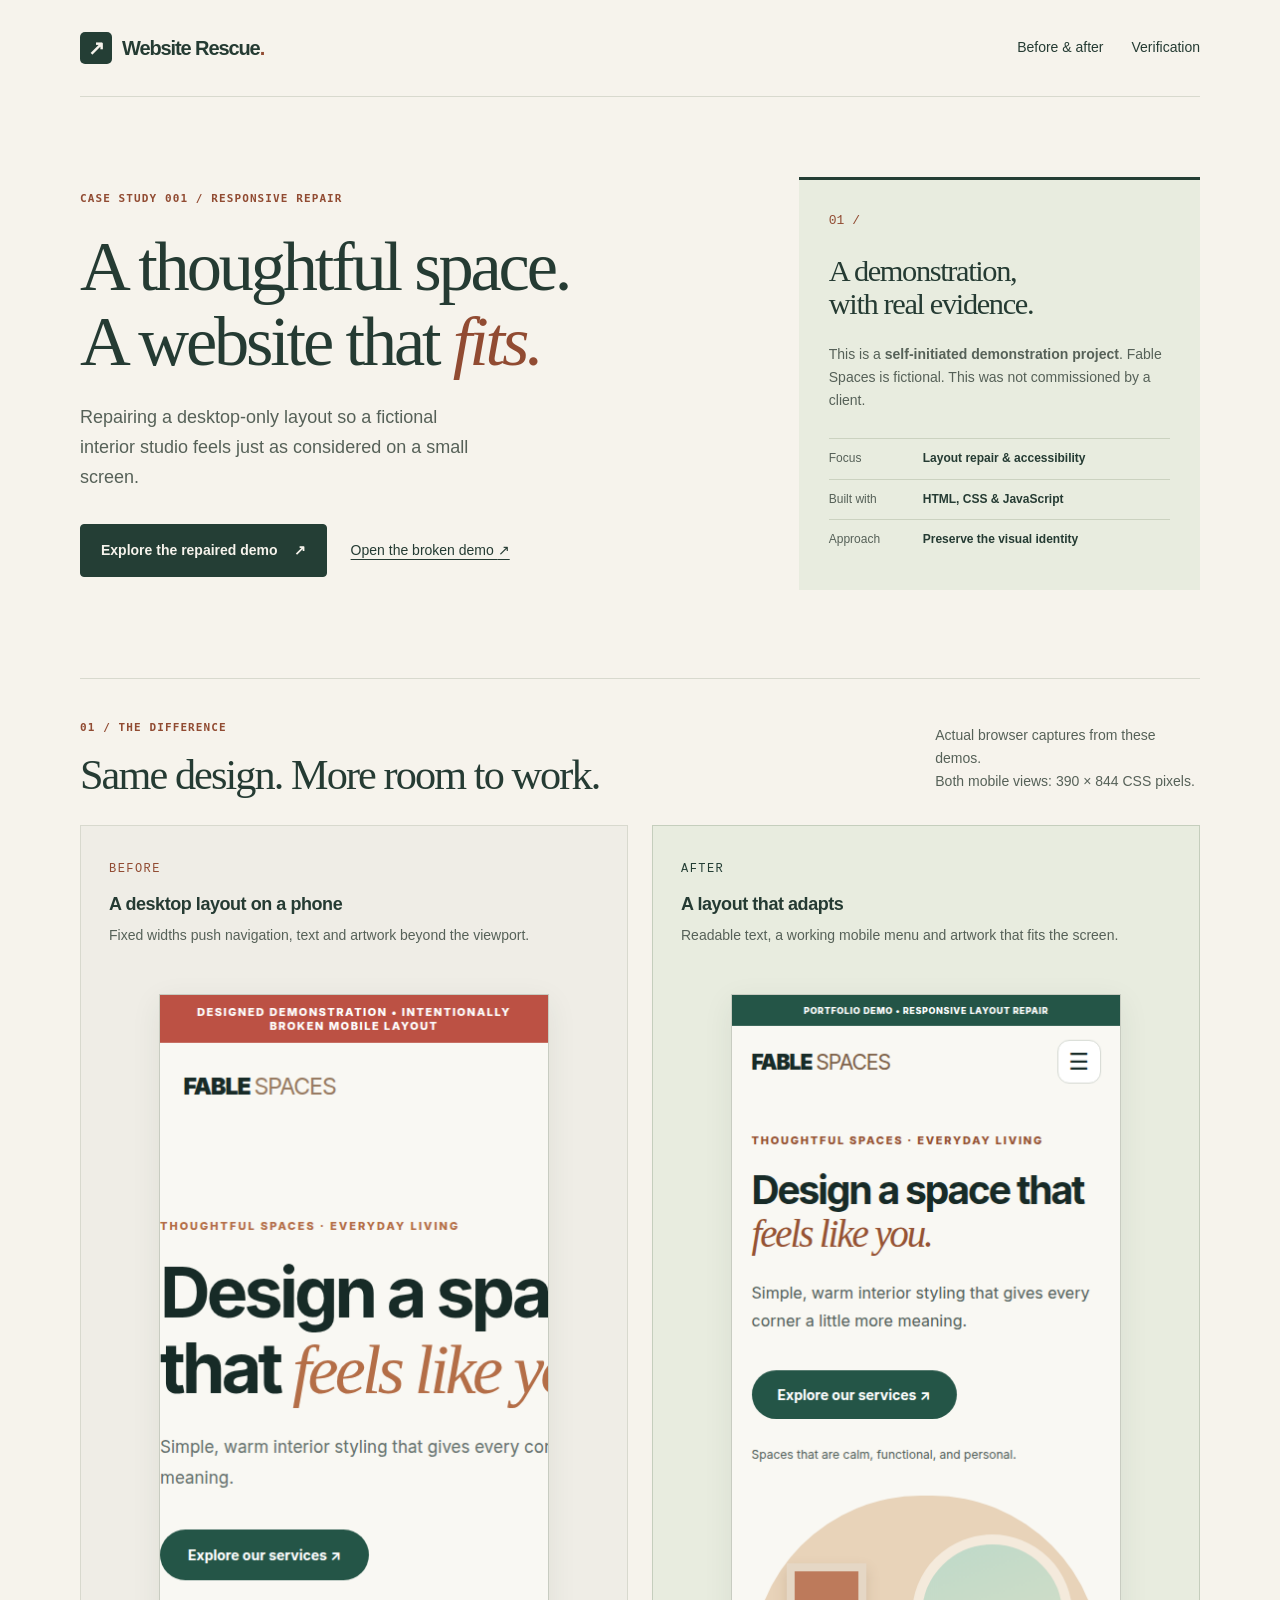
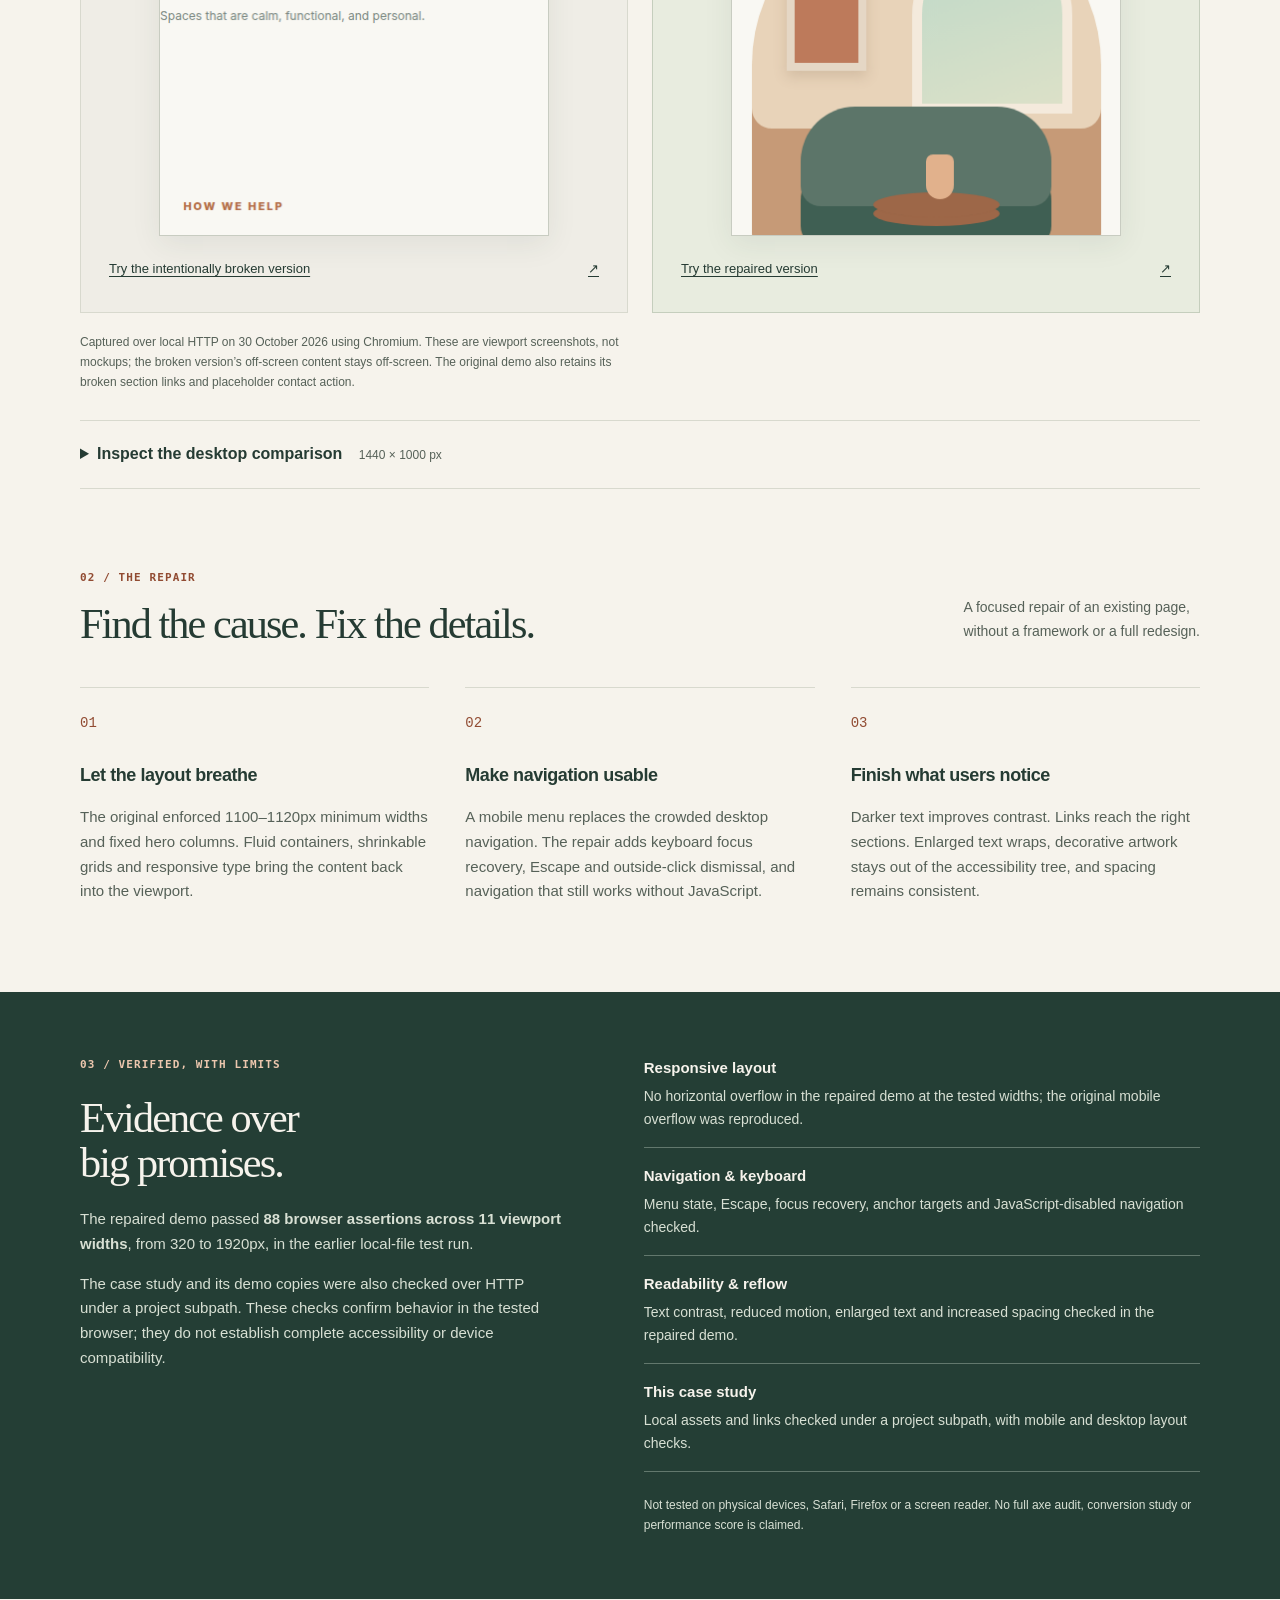
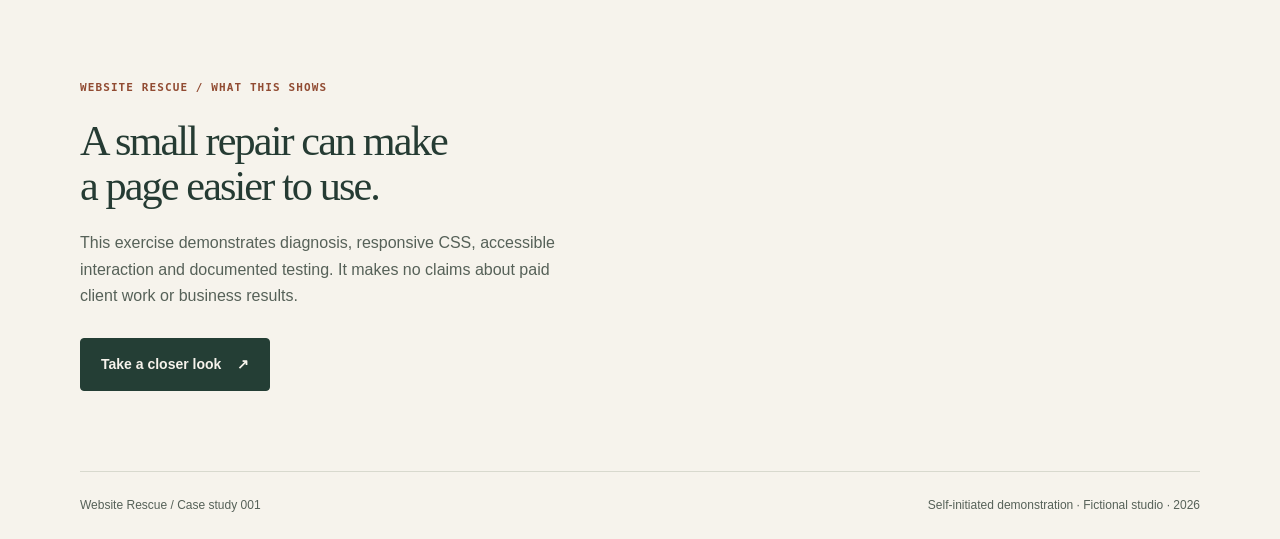
<file: index.html>
<!doctype html>
<html lang="en">
<head>
  <meta charset="utf-8">
  <meta name="viewport" content="width=device-width, initial-scale=1">
  <meta name="description" content="Website Rescue case study: a self-initiated responsive layout repair for fictional studio Fable Spaces, with real screenshots, working demos and verified test results.">
  <meta name="theme-color" content="#243e35">
  <title>Fable Spaces responsive repair · Website Rescue</title>
  <link rel="icon" href="assets/favicon.svg" type="image/svg+xml">
  <link rel="stylesheet" href="assets/styles.css">
</head>
<body>
  <a class="skip-link" href="#main">Skip to case study</a>
  <header class="site-header wrap">
    <a class="wordmark" href="./" aria-label="Website Rescue home"><span class="brand-mark" aria-hidden="true">↗</span> Website Rescue<span class="brand-dot" aria-hidden="true">.</span></a>
    <nav aria-label="Case study navigation">
      <a href="#comparison">Before &amp; after</a>
      <a href="#verification">Verification</a>
    </nav>
  </header>

  <main id="main" tabindex="-1">
    <section class="hero wrap" aria-labelledby="title">
      <div>
        <p class="eyebrow">CASE STUDY 001 / RESPONSIVE REPAIR</p>
        <h1 id="title">A thoughtful space.<br>A website that <em>fits.</em></h1>
        <p class="intro">Repairing a desktop-only layout so a fictional interior studio feels just as considered on a small screen.</p>
        <div class="actions">
          <a class="button primary" href="demos/after/">Explore the repaired demo <span aria-hidden="true">↗</span></a>
          <a class="text-link" href="demos/before/">Open the broken demo <span aria-hidden="true">↗</span></a>
        </div>
      </div>
      <aside class="project-note" aria-label="Project context">
        <span class="note-index" aria-hidden="true">01 /</span>
        <h2>A demonstration,<br>with real evidence.</h2>
        <p>This is a <strong>self-initiated demonstration project</strong>. Fable Spaces is fictional. This was not commissioned by a client.</p>
        <dl>
          <div><dt>Focus</dt><dd>Layout repair &amp; accessibility</dd></div>
          <div><dt>Built with</dt><dd>HTML, CSS &amp; JavaScript</dd></div>
          <div><dt>Approach</dt><dd>Preserve the visual identity</dd></div>
        </dl>
      </aside>
    </section>

    <section class="comparison wrap" id="comparison" aria-labelledby="comparison-title">
      <div class="section-heading">
        <div><p class="eyebrow">01 / THE DIFFERENCE</p><h2 id="comparison-title">Same design. More room to work.</h2></div>
        <p>Actual browser captures from these demos.<br>Both mobile views: 390 × 844 CSS pixels.</p>
      </div>
      <div class="comparison-grid">
        <figure class="capture before">
          <figcaption><span class="capture-label">BEFORE</span><h3>A desktop layout on a phone</h3><p>Fixed widths push navigation, text and artwork beyond the viewport.</p></figcaption>
          <div class="capture-stage"><a href="assets/before-mobile.png" aria-label="Open full-size before mobile screenshot"><img src="assets/before-mobile.png" width="390" height="844" alt="Original Fable Spaces at 390 pixels wide: the heading is cut off at the right edge and desktop navigation is out of view." fetchpriority="high"></a></div>
          <a class="capture-link" href="demos/before/">Try the intentionally broken version <span aria-hidden="true">↗</span></a>
        </figure>
        <figure class="capture after">
          <figcaption><span class="capture-label">AFTER</span><h3>A layout that adapts</h3><p>Readable text, a working mobile menu and artwork that fits the screen.</p></figcaption>
          <div class="capture-stage"><a href="assets/after-mobile.png" aria-label="Open full-size after mobile screenshot"><img src="assets/after-mobile.png" width="390" height="844" alt="Repaired Fable Spaces at 390 pixels wide: the complete heading, services button, menu toggle and room illustration fit within the viewport." fetchpriority="high"></a></div>
          <a class="capture-link" href="demos/after/">Try the repaired version <span aria-hidden="true">↗</span></a>
        </figure>
      </div>
      <p class="evidence-note">Captured over local HTTP on 30 October 2026 using Chromium. These are viewport screenshots, not mockups; the broken version’s off-screen content stays off-screen. The original demo also retains its broken section links and placeholder contact action.</p>
      <details class="desktop-evidence">
        <summary>Inspect the desktop comparison <span>1440 × 1000 px</span></summary>
        <div class="desktop-grid">
          <figure><figcaption>Before / desktop</figcaption><a href="assets/before-desktop.png"><img src="assets/before-desktop.png" width="1440" height="1000" alt="Original desktop layout with a two-column hero and interior illustration." loading="lazy"></a></figure>
          <figure><figcaption>After / desktop</figcaption><a href="assets/after-desktop.png"><img src="assets/after-desktop.png" width="1440" height="1000" alt="Repaired desktop layout retaining the original palette, two-column hero and interior illustration." loading="lazy"></a></figure>
        </div>
      </details>
    </section>

    <section class="repair wrap" aria-labelledby="repair-title">
      <div class="section-heading"><div><p class="eyebrow">02 / THE REPAIR</p><h2 id="repair-title">Find the cause. Fix the details.</h2></div><p>A focused repair of an existing page,<br>without a framework or a full redesign.</p></div>
      <div class="repair-grid">
        <article><span class="step" aria-hidden="true">01</span><h3>Let the layout breathe</h3><p>The original enforced 1100–1120px minimum widths and fixed hero columns. Fluid containers, shrinkable grids and responsive type bring the content back into the viewport.</p></article>
        <article><span class="step" aria-hidden="true">02</span><h3>Make navigation usable</h3><p>A mobile menu replaces the crowded desktop navigation. The repair adds keyboard focus recovery, Escape and outside-click dismissal, and navigation that still works without JavaScript.</p></article>
        <article><span class="step" aria-hidden="true">03</span><h3>Finish what users notice</h3><p>Darker text improves contrast. Links reach the right sections. Enlarged text wraps, decorative artwork stays out of the accessibility tree, and spacing remains consistent.</p></article>
      </div>
    </section>

    <section class="verification" id="verification" aria-labelledby="verification-title">
      <div class="wrap verification-inner">
        <div><p class="eyebrow">03 / VERIFIED, WITH LIMITS</p><h2 id="verification-title">Evidence over<br>big promises.</h2><p>The repaired demo passed <strong>88 browser assertions across 11 viewport widths</strong>, from 320 to 1920px, in the earlier local-file test run.</p><p>The case study and its demo copies were also checked over HTTP under a project subpath. These checks confirm behavior in the tested browser; they do not establish complete accessibility or device compatibility.</p></div>
        <div class="verification-details">
          <ul class="check-list">
            <li><strong>Responsive layout</strong><span>No horizontal overflow in the repaired demo at the tested widths; the original mobile overflow was reproduced.</span></li>
            <li><strong>Navigation &amp; keyboard</strong><span>Menu state, Escape, focus recovery, anchor targets and JavaScript-disabled navigation checked.</span></li>
            <li><strong>Readability &amp; reflow</strong><span>Text contrast, reduced motion, enlarged text and increased spacing checked in the repaired demo.</span></li>
            <li><strong>This case study</strong><span>Local assets and links checked under a project subpath, with mobile and desktop layout checks.</span></li>
          </ul>
          <p class="test-limits">Not tested on physical devices, Safari, Firefox or a screen reader. No full axe audit, conversion study or performance score is claimed.</p>
        </div>
      </div>
    </section>

    <section class="closing wrap" aria-labelledby="closing-title">
      <p class="eyebrow">WEBSITE RESCUE / WHAT THIS SHOWS</p>
      <h2 id="closing-title">A small repair can make<br>a page easier to use.</h2>
      <p>This exercise demonstrates diagnosis, responsive CSS, accessible interaction and documented testing. It makes no claims about paid client work or business results.</p>
      <a class="button primary" href="demos/after/">Take a closer look <span aria-hidden="true">↗</span></a>
    </section>
  </main>

  <footer class="site-footer wrap"><p>Website Rescue <span aria-hidden="true">/</span> Case study 001</p><p>Self-initiated demonstration · Fictional studio · 2026</p></footer>
</body>
</html>
</file>
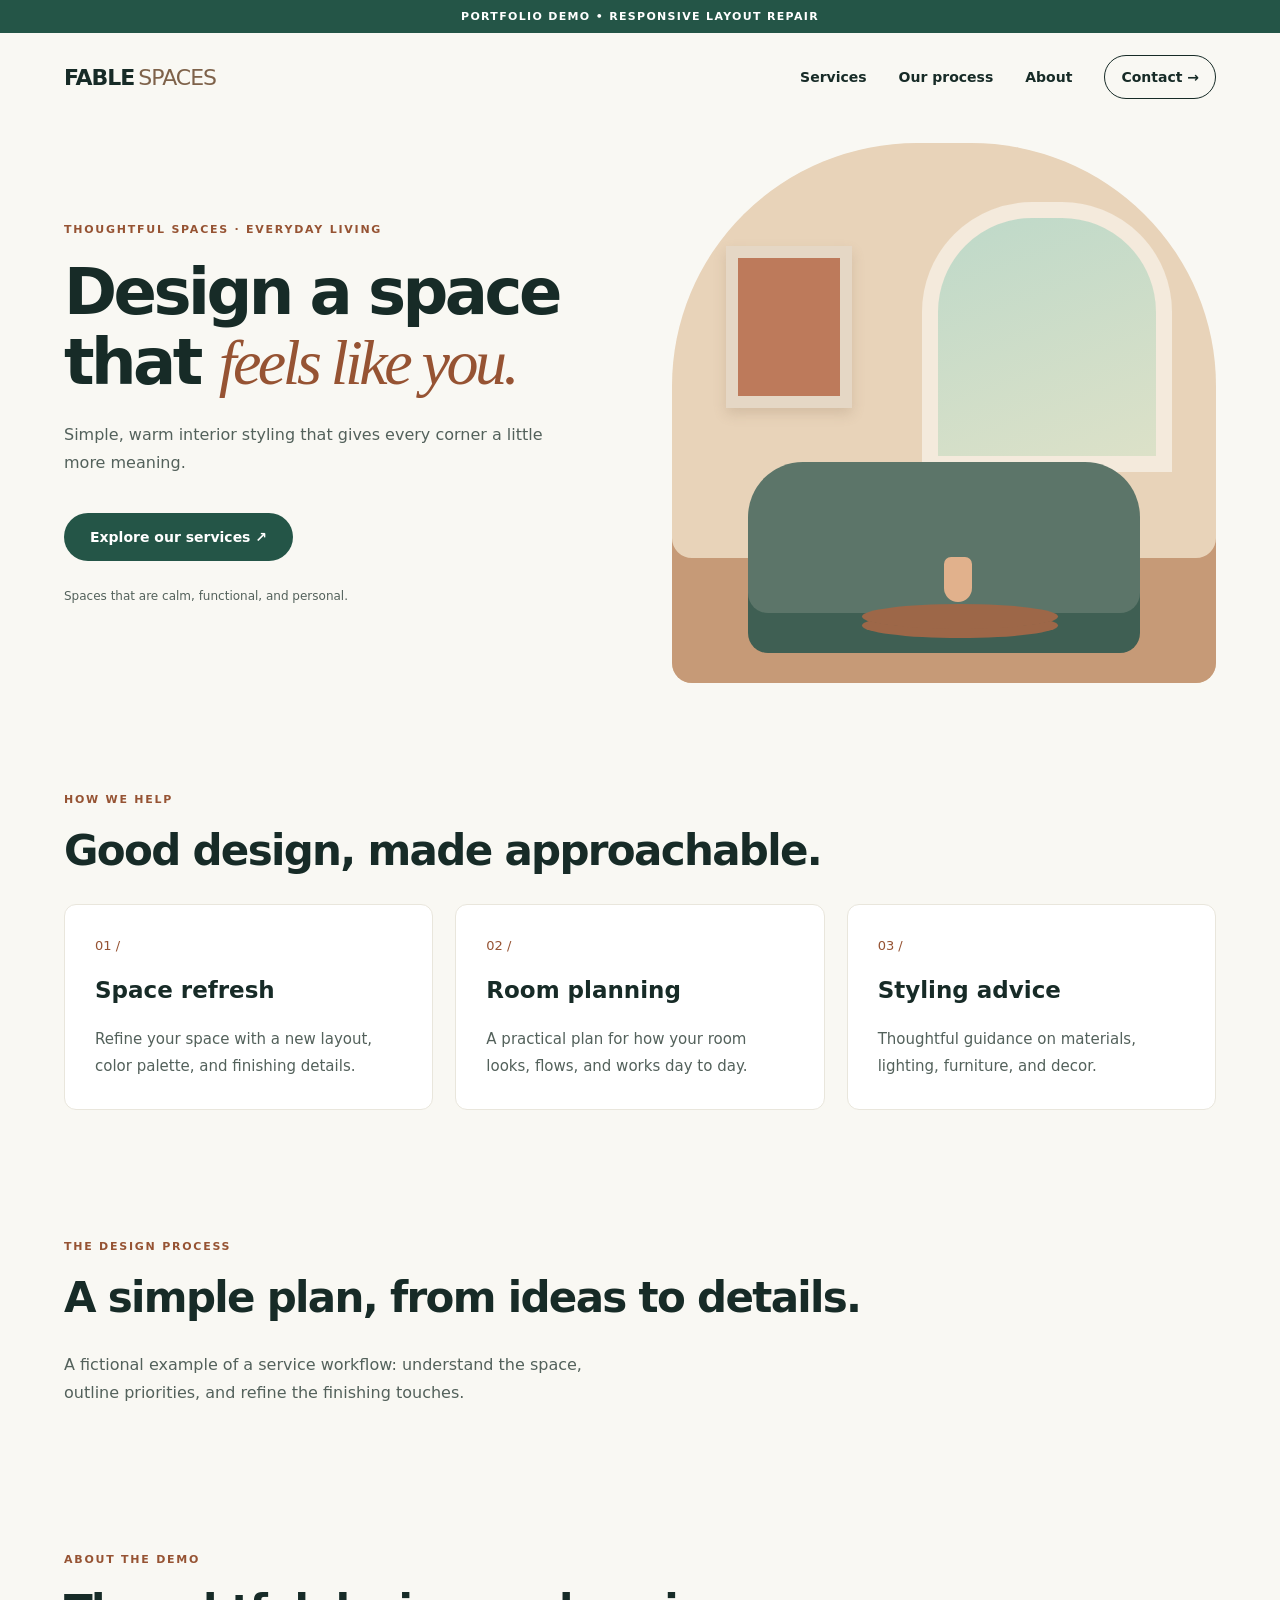
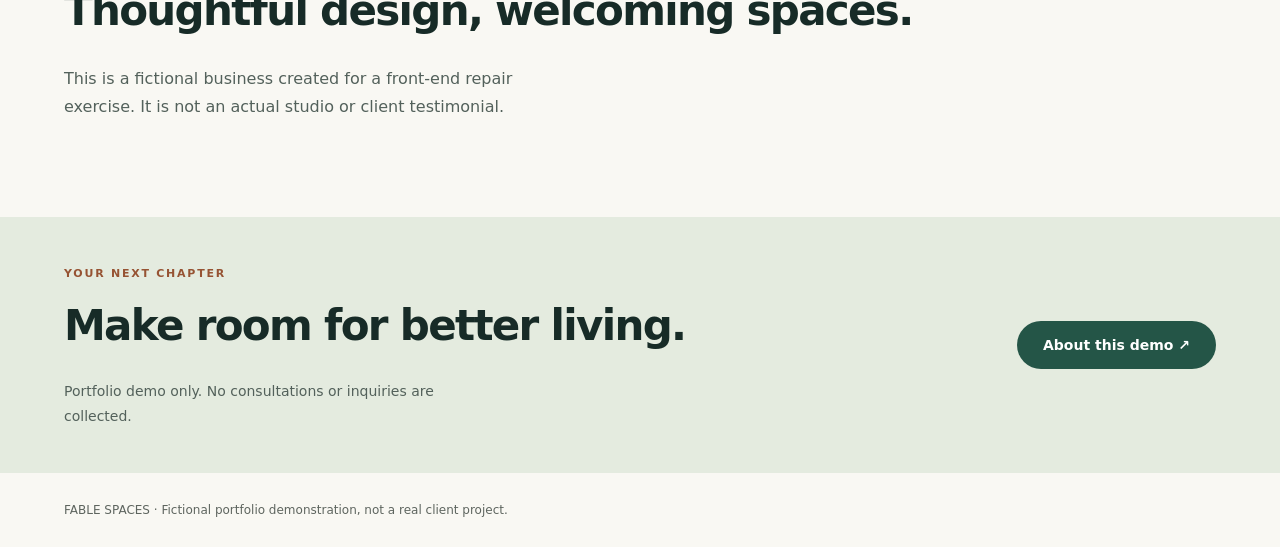
<file: demos/after/index.html>
<!doctype html>
<html lang="en">
<head>
  <meta charset="utf-8">
  <meta name="viewport" content="width=device-width,initial-scale=1">
  <meta name="description" content="A self-initiated website repair demo: a responsive, accessible landing page for fictional interior studio Fable Spaces.">
  <title>Fable Spaces — Responsive Layout Repair</title>
  <link rel="stylesheet" href="styles.css">
  <script src="main.js" defer></script>
</head>
<body>
  <div class="notice">PORTFOLIO DEMO • RESPONSIVE LAYOUT REPAIR</div>
  <a class="skip-link" href="#top">Skip to content</a>
  <header class="site-header">
    <a class="brand" href="#top">FABLE<span>SPACES</span></a>
    <button class="menu-toggle" type="button" aria-expanded="false" aria-controls="primary-nav" aria-label="Open navigation" hidden>
      <span aria-hidden="true">☰</span>
    </button>
    <nav id="primary-nav" aria-label="Main navigation">
      <a href="#services">Services</a>
      <a href="#work">Our process</a>
      <a href="#about">About</a>
      <a href="#contact" class="nav-cta">Contact →</a>
    </nav>
  </header>
  <main id="top" tabindex="-1">
    <section class="hero" aria-labelledby="hero-heading">
      <div class="hero-copy">
        <div class="eyebrow">THOUGHTFUL SPACES · EVERYDAY LIVING</div>
        <h1 id="hero-heading">Design a space that <em>feels like you.</em></h1>
        <p>Simple, warm interior styling that gives every corner a little more meaning.</p>
        <a class="btn" href="#services">Explore our services ↗</a>
        <div class="trust">Spaces that are calm, functional, and personal.</div>
      </div>
      <div class="room-art" aria-hidden="true">
        <div class="art-window"></div>
        <div class="art-painting"></div>
        <div class="art-sofa"></div>
        <div class="art-table"></div>
        <div class="art-vase"></div>
      </div>
    </section>
    <section class="section" id="services" tabindex="-1" aria-labelledby="services-heading">
      <div class="eyebrow">HOW WE HELP</div>
      <h2 id="services-heading">Good design, made approachable.</h2>
      <div class="services">
        <article>
          <span>01 /</span>
          <h3>Space refresh</h3>
          <p>Refine your space with a new layout, color palette, and finishing details.</p>
        </article>
        <article>
          <span>02 /</span>
          <h3>Room planning</h3>
          <p>A practical plan for how your room looks, flows, and works day to day.</p>
        </article>
        <article>
          <span>03 /</span>
          <h3>Styling advice</h3>
          <p>Thoughtful guidance on materials, lighting, furniture, and decor.</p>
        </article>
      </div>
    </section>
    <section class="section" id="work" tabindex="-1" aria-labelledby="work-heading">
      <div class="eyebrow">THE DESIGN PROCESS</div>
      <h2 id="work-heading">A simple plan, from ideas to details.</h2>
      <p>A fictional example of a service workflow: understand the space, outline priorities, and refine the finishing touches.</p>
    </section>
    <section class="section" id="about" tabindex="-1" aria-labelledby="about-heading">
      <div class="eyebrow">ABOUT THE DEMO</div>
      <h2 id="about-heading">Thoughtful design, welcoming spaces.</h2>
      <p>This is a fictional business created for a front-end repair exercise. It is not an actual studio or client testimonial.</p>
    </section>
    <section class="contact" id="contact" tabindex="-1" aria-labelledby="contact-heading">
      <div>
        <span class="eyebrow">YOUR NEXT CHAPTER</span>
        <h2 id="contact-heading">Make room for better living.</h2>
        <p class="contact-note" id="contact-note">Portfolio demo only. No consultations or inquiries are collected.</p>
      </div>
      <a class="btn dark" href="#about" aria-describedby="contact-note">About this demo ↗</a>
    </section>
  </main>
  <footer>FABLE SPACES · Fictional portfolio demonstration, not a real client project.</footer>
</body>
</html>
</file>
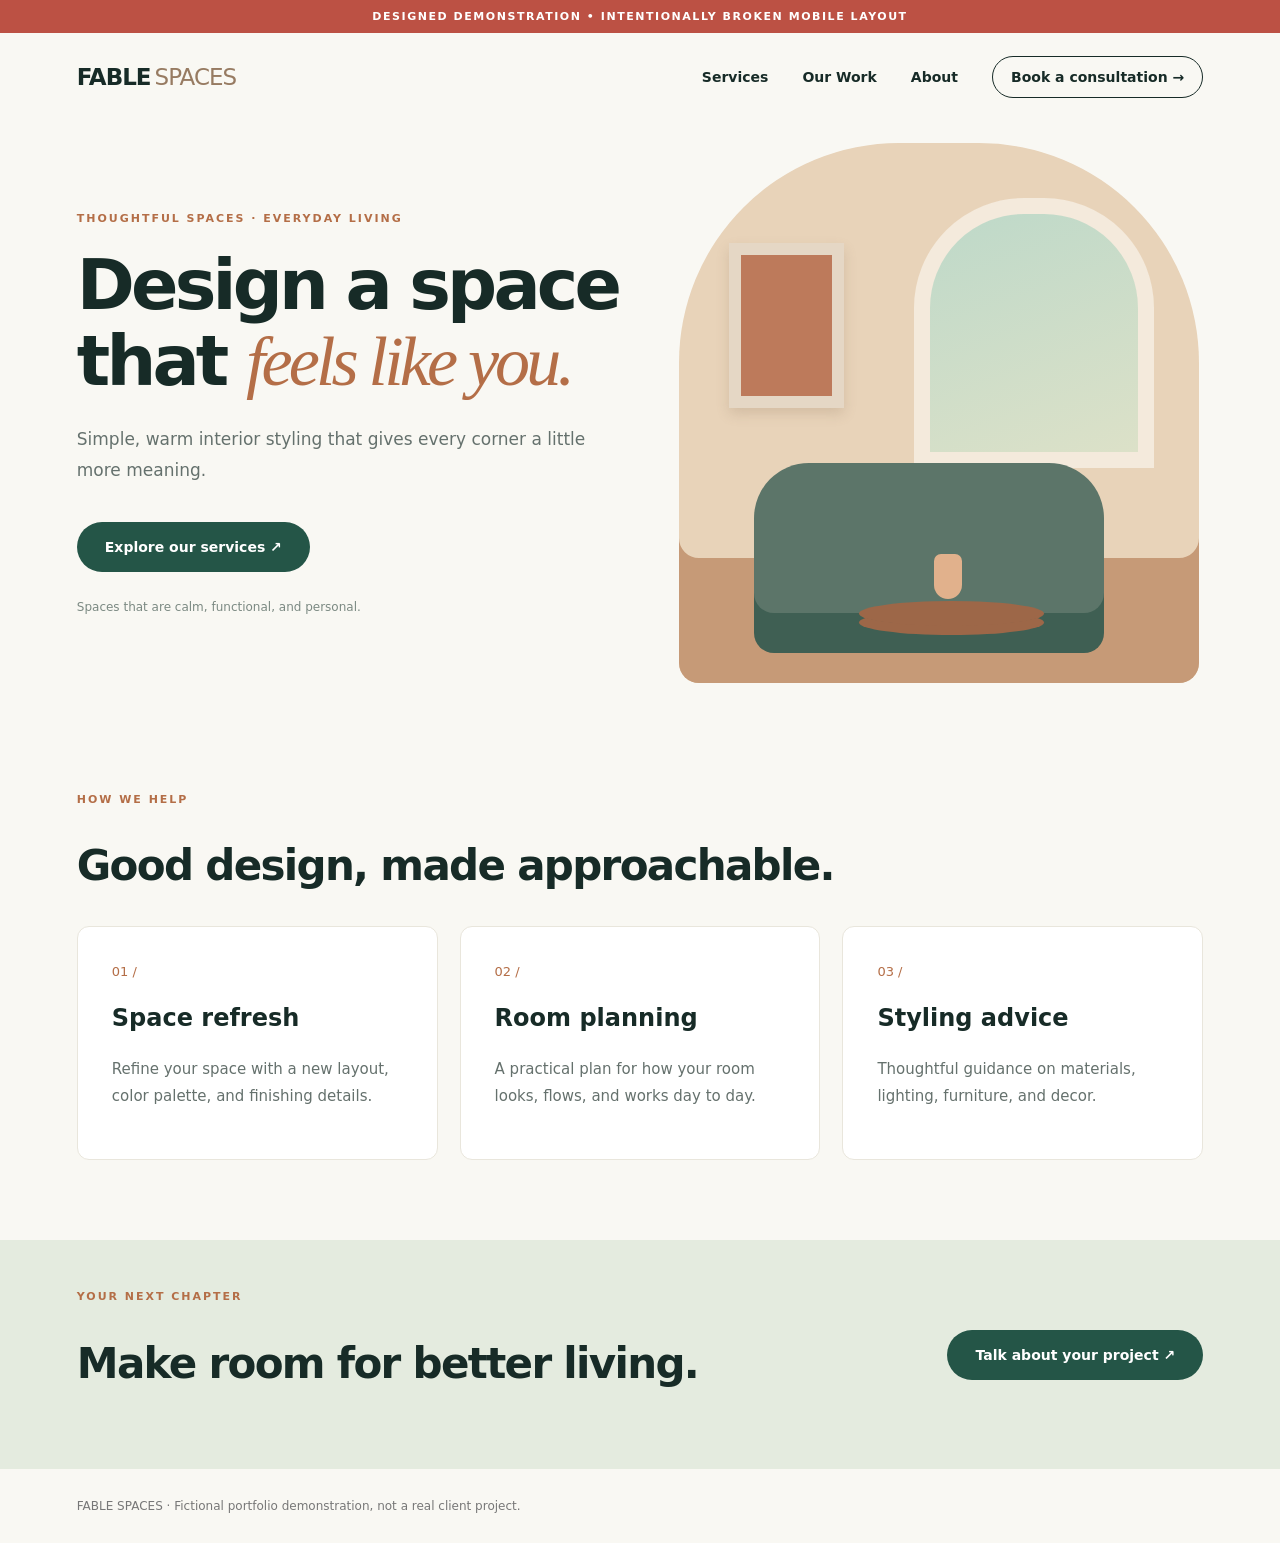
<file: demos/before/index.html>
<!doctype html>
<html lang="en">
<head>
  <meta charset="utf-8">
  <meta name="viewport" content="width=device-width,initial-scale=1">
  <title>Fable Spaces — Before (Intentionally Broken Demo)</title>
  <link rel="stylesheet" href="styles.css">
</head>
<body>
  <div class="notice">DESIGNED DEMONSTRATION • INTENTIONALLY BROKEN MOBILE LAYOUT</div>
  <header class="site-header">
    <a class="brand" href="#top">FABLE<span>SPACES</span></a>
    <nav><a href="#services">Services</a><a href="#work">Our Work</a><a href="#about">About</a><a href="#contact" class="nav-cta">Book a consultation →</a></nav>
  </header>
  <main id="top">
    <section class="hero">
      <div class="hero-copy"><div class="eyebrow">THOUGHTFUL SPACES · EVERYDAY LIVING</div><h1>Design a space that <em>feels like you.</em></h1><p>Simple, warm interior styling that gives every corner a little more meaning.</p><a class="btn" href="#contact">Explore our services ↗</a><div class="trust">Spaces that are calm, functional, and personal.</div></div>
      <div class="room-art" aria-label="Decorative abstract illustration of an interior"><div class="art-window"></div><div class="art-painting"></div><div class="art-sofa"></div><div class="art-table"></div><div class="art-vase"></div></div>
    </section>
    <section class="section" id="services"><div class="eyebrow">HOW WE HELP</div><h2>Good design, made approachable.</h2><div class="services"><article><span>01 /</span><h3>Space refresh</h3><p>Refine your space with a new layout, color palette, and finishing details.</p></article><article><span>02 /</span><h3>Room planning</h3><p>A practical plan for how your room looks, flows, and works day to day.</p></article><article><span>03 /</span><h3>Styling advice</h3><p>Thoughtful guidance on materials, lighting, furniture, and decor.</p></article></div></section>
    <section class="contact" id="contact"><div><span class="eyebrow">YOUR NEXT CHAPTER</span><h2>Make room for better living.</h2></div><a class="btn dark" href="mailto:hello@example.invalid">Talk about your project ↗</a></section>
  </main>
  <footer>FABLE SPACES · Fictional portfolio demonstration, not a real client project.</footer>
</body>
</html>
</file>
<file: assets/styles.css>
:root {
  color-scheme: light;
  --paper: #f6f3ec;
  --ink: #253b33;
  --muted: #566158;
  --line: #d8d9ce;
  --green: #243e35;
  --clay: #914b32;
  font-family: "Trebuchet MS", "Liberation Sans", sans-serif;
  color: var(--ink);
  background: var(--paper);
  line-height: 1.65;
}
* { box-sizing: border-box; }
body { margin: 0; overflow-wrap: anywhere; }
img { display: block; width: 100%; height: auto; }
a { color: inherit; text-underline-offset: .25em; }
a:hover { text-decoration-thickness: 2px; }
a:focus-visible, summary:focus-visible { outline: 3px solid var(--clay); outline-offset: 5px; }
.wrap { width: min(1120px, calc(100% - 64px)); margin-inline: auto; }
.skip-link { position: absolute; top: 12px; left: 12px; z-index: 5; padding: 12px 18px; background: white; transform: translateY(-200%); }
.skip-link:focus { transform: none; }
main:focus { outline: none; }
section[id] { scroll-margin-top: 24px; }
.site-header { display: flex; justify-content: space-between; align-items: center; flex-wrap: wrap; gap: 12px 32px; padding-block: 26px; border-bottom: 1px solid var(--line); }
.wordmark { display: inline-flex; align-items: center; font-size: 1.25rem; font-weight: 700; letter-spacing: -.055em; text-decoration: none; }
.brand-mark { display: inline-grid; place-items: center; width: 32px; height: 32px; margin-right: 10px; background: var(--green); color: var(--paper); border-radius: 5px; font-size: 1.25rem; }
.brand-dot { color: var(--clay); }
nav { display: flex; flex-wrap: wrap; gap: 8px 28px; }
nav a { display: inline-flex; align-items: center; min-height: 44px; font-size: .875rem; text-decoration: none; }
.hero { display: grid; grid-template-columns: minmax(0, 1.6fr) minmax(0, 1fr); gap: clamp(32px, 6vw, 100px); padding-block: 80px 88px; align-items: center; }
.eyebrow { margin: 0 0 20px; color: var(--clay); font-family: "DejaVu Sans Mono", monospace; font-size: .6875rem; font-weight: 700; letter-spacing: .1em; line-height: 1.7; }
h1, h2, h3, p { margin-top: 0; }
h1, h2 { font-family: "Palatino Linotype", "Book Antiqua", Palatino, "Liberation Serif", Georgia, serif; font-weight: 400; letter-spacing: -.045em; line-height: 1.07; }
h1 { margin-bottom: 24px; font-size: clamp(3.1rem, 5.5vw, 4.9rem); }
h1 em { color: var(--clay); font-weight: 400; }
h2 { font-size: clamp(2.1rem, 3.3vw, 3rem); margin-bottom: 22px; }
h3 { font-size: 1.125rem; letter-spacing: -.025em; line-height: 1.35; }
p { color: var(--muted); }
.intro { max-width: 40ch; font-size: 1.125rem; }
.actions { display: flex; flex-wrap: wrap; align-items: center; gap: 16px 24px; margin-top: 32px; }
.button { display: inline-flex; align-items: center; justify-content: center; gap: 16px; min-height: 48px; padding: 14px 20px; border-radius: 4px; text-decoration: none; font-size: .875rem; font-weight: 700; }
.primary { color: var(--paper); background: var(--green); border: 1px solid var(--green); }
.primary:hover { background: #162d25; }
.text-link { padding-block: 12px; font-size: .875rem; }
.project-note { padding: 30px; background: #e8ecdf; border-top: 3px solid var(--green); }
.note-index { display: block; color: var(--clay); font-family: monospace; margin-bottom: 24px; }
.project-note h2 { font-size: 1.9rem; }
.project-note p { font-size: .875rem; }
dl { margin: 26px 0 0; font-size: .75rem; }
dl div { display: grid; grid-template-columns: 82px minmax(0, 1fr); gap: 12px; padding-block: 10px; border-top: 1px solid #cbd2c0; }
dt { color: var(--muted); }
dd { margin: 0; font-weight: 700; }
.comparison { padding-top: 40px; border-top: 1px solid var(--line); }
.section-heading { display: flex; justify-content: space-between; align-items: end; gap: 16px 40px; margin-bottom: 28px; }
.section-heading h2 { margin-bottom: 0; }
.section-heading .eyebrow { margin-bottom: 14px; }
.section-heading > p { font-size: .875rem; margin-bottom: 4px; max-width: 34ch; }
.comparison-grid { display: grid; grid-template-columns: repeat(2, minmax(0, 1fr)); gap: 24px; }
figure { margin: 0; min-width: 0; }
.capture { padding: 28px; border: 1px solid var(--line); background: #efede6; }
.capture.after { background: #e8ecdf; border-color: #c5cebd; }
.capture-label { display: inline-block; color: var(--clay); font-family: monospace; font-size: .75rem; letter-spacing: .12em; margin-bottom: 12px; }
.after .capture-label { color: var(--green); }
.capture h3 { margin-bottom: 8px; }
.capture figcaption p { min-height: 3.3em; font-size: .875rem; margin-bottom: 24px; }
.capture-stage { display: grid; justify-items: center; }
.capture-stage a { display: block; width: min(100%, 390px); box-shadow: 0 8px 28px #253b3314; border: 1px solid #c8ccc1; }
.capture-link { display: flex; justify-content: space-between; align-items: center; gap: 12px; min-height: 48px; padding-top: 18px; font-size: .8125rem; }
.evidence-note { max-width: 85ch; font-size: .75rem; margin-block: 20px 28px; }
.desktop-evidence { border-block: 1px solid var(--line); }
summary { padding-block: 20px; cursor: pointer; font-weight: 700; }
summary span { font-size: .75rem; color: var(--muted); font-weight: 400; margin-left: 12px; }
.desktop-grid { display: grid; grid-template-columns: repeat(2, minmax(0, 1fr)); gap: 24px; padding-bottom: 24px; }
.desktop-grid figcaption { font-size: .875rem; margin-bottom: 12px; }
.desktop-grid img { border: 1px solid var(--line); }
.repair { padding-block: 80px 88px; }
.repair-grid { display: grid; grid-template-columns: repeat(3, minmax(0, 1fr)); gap: 36px; margin-top: 40px; }
.repair-grid article { border-top: 1px solid var(--line); padding-top: 24px; }
.step { font-family: monospace; color: var(--clay); display: block; margin-bottom: 28px; font-size: .875rem; }
.repair-grid p { font-size: .9375rem; margin-bottom: 0; }
.verification { background: var(--green); color: var(--paper); }
.verification-inner { display: grid; grid-template-columns: minmax(0, 1fr) minmax(0, 1.15fr); gap: 80px; padding-block: 64px; }
.verification p { color: #d8e0d4; font-size: .9375rem; }
.verification .eyebrow { color: #edc7ae; font-size: .6875rem; }
.check-list { list-style: none; margin: 0; padding: 0; }
.check-list li { padding-block: 16px; border-bottom: 1px solid #62786d; }
.check-list li:first-child { padding-top: 0; }
.check-list strong { display: block; font-size: .9375rem; margin-bottom: 4px; }
.check-list span { color: #d8e0d4; font-size: .875rem; display: block; }
.verification .test-limits { margin: 24px 0 0; font-size: .75rem; }
.closing { padding-block: 80px; }
.closing p:not(.eyebrow) { max-width: 57ch; }
.closing .button { margin-top: 12px; }
.site-footer { display: flex; justify-content: space-between; flex-wrap: wrap; gap: 12px 32px; border-top: 1px solid var(--line); padding-block: 24px; font-size: .75rem; }
.site-footer p { margin: 0; }
@media (max-width: 900px) {
  .hero { grid-template-columns: minmax(0, 1.25fr) minmax(0, 1fr); gap: 28px; }
  .project-note { padding: 24px; }
  .section-heading { display: block; }
  .section-heading > p { margin-top: 18px; max-width: none; }
  .repair-grid { gap: 24px; }
  .verification-inner { gap: 36px; }
}
@media (max-width: 640px) {
  .wrap { width: calc(100% - 36px); }
  .site-header { padding-block: 16px; gap: 4px; }
  nav { gap: 8px 24px; width: 100%; }
  .hero { grid-template-columns: minmax(0, 1fr); padding-block: 44px 48px; gap: 36px; }
  h1 { font-size: clamp(2.8rem, 10vw, 3.8rem); }
  .intro { font-size: 1rem; }
  .actions { align-items: stretch; flex-direction: column; gap: 8px; }
  .actions .text-link { align-self: flex-start; }
  .comparison { padding-top: 28px; }
  .comparison-grid, .desktop-grid, .repair-grid, .verification-inner { grid-template-columns: minmax(0, 1fr); }
  .capture { padding: 20px; }
  .capture figcaption p { min-height: 0; }
  .repair { padding-block: 48px; }
  .repair-grid { margin-top: 28px; gap: 28px; }
  .step { margin-bottom: 16px; }
  .verification-inner { padding-block: 44px; gap: 28px; }
  .closing { padding-block: 48px; }
  summary span { display: block; margin: 4px 0 0 20px; }
}
@media (forced-colors: active) {
  .button, .brand-mark { border: 1px solid ButtonText; }
}
</file>
<file: demos/after/styles.css>
/* Buildless, responsive repair. Preserve the original sage, clay and cream palette. */
:root {
  --ink:#172b27;
  --muted:#53615b;
  --accent:#965333;
  --paper:#f9f8f3;
  --green:#245547;
  font-family:Inter,ui-sans-serif,system-ui,-apple-system,Segoe UI,sans-serif;
  color:var(--ink);
  background:var(--paper);
}

* {
  box-sizing:border-box;
}

html {
  scroll-behavior:smooth;
}

body {
  margin:0;
  overflow-wrap:break-word;
}

a {
  color:inherit;
  text-decoration:none;
}

a:focus-visible,button:focus-visible {
  outline:3px solid #172b27;
  outline-offset:4px;
}

.skip-link {
  position:absolute;
  left:-9999px;
  top:10px;
  z-index:15;
  background:#fff;
  padding:12px;
}

.skip-link:focus {
  left:10px;
}

.notice {
  background:var(--green);
  color:#fff;
  text-align:center;
  font-size:11px;
  letter-spacing:.12em;
  font-weight:800;
  padding:10px 16px;
}

.site-header {
  width:min(1200px,90%);
  margin:0 auto;
  min-height:88px;
  display:flex;
  align-items:center;
  justify-content:space-between;
  gap:24px;
}

.brand {
  font-size:22px;
  font-weight:900;
  letter-spacing:-1px;
  max-width:100%;
  white-space:normal;
  overflow-wrap:anywhere;
}

.brand span {
  font-weight:400;
  margin-left:4px;
  color:#7e624a;
}

nav {
  display:flex;
  align-items:center;
  gap:clamp(12px,2.7vw,32px);
  font-size:14px;
  font-weight:600;
}

.nav-cta {
  min-height:44px;
  display:inline-flex;
  justify-content:center;
  align-items:center;
  border:1px solid #172b27;
  border-radius:50px;
  padding:12px 16px;
  white-space:normal;
}

.menu-toggle {
  display:none;
}

.hero {
  width:min(1200px,90%);
  margin:22px auto 60px;
  display:grid;
  grid-template-columns:minmax(0,1fr) minmax(0,1fr);
  gap:clamp(24px,5vw,64px);
  align-items:center;
}

.hero-copy {
  min-width:0;
  padding:38px 0;
}

.eyebrow {
  font-size:11px;
  font-weight:800;
  letter-spacing:.16em;
  color:var(--accent);
}

h1 {
  font-size:clamp(42px,5vw,70px);
  line-height:1.09;
  letter-spacing:-.055em;
  margin:22px 0 24px;
}

h1 em {
  font-family:Georgia,serif;
  color:var(--accent);
  font-weight:400;
}

p {
  font-size:16px;
  color:var(--muted);
  line-height:1.75;
  max-width:520px;
}

.btn {
  min-height:48px;
  max-width:100%;
  display:inline-flex;
  justify-content:center;
  align-items:center;
  margin-top:20px;
  background:var(--green);
  border-radius:50px;
  color:white;
  padding:16px 26px;
  font-size:14px;
  font-weight:700;
  text-align:center;
}

.btn:hover {
  background:#1b4037;
}

.trust {
  margin-top:28px;
  font-size:12px;
  color:var(--muted);
}

.room-art {
  height:clamp(350px,43vw,540px);
  min-width:0;
  position:relative;
  overflow:hidden;
  border-radius:45% 45% 20px 20px;
  background:#e8d3b9;
  box-shadow:inset 0 -125px #c69a77;
}

.art-window {
  position:absolute;
  width:46%;
  height:50%;
  right:8%;
  top:11%;
  background:linear-gradient(160deg,#bed9c9,#dce1c8);
  border:16px solid #f4eadc;
  border-radius:110px 110px 0 0;
}

.art-painting {
  position:absolute;
  background:#bd7a5b;
  left:10%;
  top:19%;
  width:23%;
  height:30%;
  border:12px solid #e5d7c5;
  box-shadow:0 6px 12px #84674e33;
}

.art-sofa {
  position:absolute;
  bottom:13%;
  left:14%;
  background:#5c7569;
  width:72%;
  height:28%;
  border-radius:55px 55px 20px 20px;
  box-shadow:0 40px #3f5f53;
}

.art-table {
  position:absolute;
  width:36%;
  height:25px;
  border-radius:50%;
  bottom:10%;
  left:35%;
  background:#9d6748;
  box-shadow:0 9px #9d6748;
}

.art-vase {
  position:absolute;
  bottom:15%;
  left:50%;
  width:28px;
  height:45px;
  border-radius:10px 10px 20px 20px;
  background:#e1b18c;
}

.section {
  width:min(1200px,90%);
  margin:0 auto;
  padding:50px 0 80px;
}

.section h2,.contact h2 {
  margin:20px 0 28px;
  font-size:clamp(30px,3.3vw,42px);
  letter-spacing:-.04em;
  line-height:1.2;
}

.services {
  display:grid;
  grid-template-columns:repeat(3,minmax(0,1fr));
  gap:22px;
}

.services article {
  padding:30px;
  background:#fff;
  border:1px solid #e9e6dc;
  border-radius:12px;
}

.services article span {
  color:var(--accent);
  font-size:13px;
}

.services h3 {
  font-size:23px;
}

.services p {
  font-size:15px;
}

.contact {
  background:#e4ebdf;
  padding:45px max(5%,calc((100vw - 1200px)/2));
  display:flex;
  align-items:center;
  justify-content:space-between;
  gap:20px;
}

.dark {
  margin:0;
  flex-shrink:0;
}

footer {
  width:min(1200px,90%);
  margin-inline:auto;
  padding:30px 0;
  font-size:12px;
  color:#5e655f;
}

@media(max-width:900px) {
  .site-header {
    min-height:74px;
  }
  .hero {
    gap:22px;
  }
  .hero-copy {
    padding:20px 0;
  }
  .services {
    gap:12px;
  }
  .services article {
    padding:20px;
  }
  .services h3 {
    font-size:20px;
  }
  .art-window {
    border-width:10px;
  }
  .art-painting {
    border-width:8px;
  }
}

@media(max-width:760px) {
  .notice {
    font-size:9px;
    letter-spacing:.07em;
  }
  .site-header {
    position:relative;
    min-height:72px;
    flex-wrap:wrap;
    gap:0;
    padding-block:12px;
  }
  .brand {
    font-size:21px;
  }
  .nav-enhanced .menu-toggle:not([hidden]) {
    display:flex;
    align-items:center;
    justify-content:center;
    border:1px solid #d5d9d2;
    color:#172b27;
    background:#fff;
    border-radius:12px;
    min-width:44px;
    min-height:44px;
    padding:8px;
    line-height:1;
    font-size:23px;
    cursor:pointer;
  }
  nav {
    width:100%;
    flex-direction:column;
    align-items:stretch;
    gap:0;
    padding-block:8px;
  }
  .nav-enhanced nav {
    display:none;
    position:absolute;
    top:calc(100% - 3px);
    left:0;
    right:0;
    z-index:10;
    background:#f9f8f3;
    border:1px solid #e4e7df;
    border-radius:12px;
    box-shadow:0 12px 25px #172b2719;
    padding:16px;
    flex-direction:column;
    align-items:stretch;
    gap:0;
  }
  .nav-enhanced nav.is-open {
    display:flex;
  }
  nav a {
    padding:13px 10px;
  }
  nav .nav-cta {
    min-height:44px;
    display:inline-flex;
    justify-content:center;
    align-items:center;
    text-align:center;
    margin-top:10px;
  }
  .hero {
    grid-template-columns:minmax(0,1fr);
    gap:12px;
    margin:14px auto 35px;
  }
  .hero-copy {
    padding:22px 0;
  }
  .hero h1 {
    font-size:clamp(39px,10vw,58px);
    max-width:580px;
  }
  .hero p {
    font-size:16px;
  }
  .room-art {
    height:clamp(290px,92vw,420px);
    width:100%;
    max-width:540px;
    margin:0 auto;
    border-radius:170px 170px 20px 20px;
  }
  .section {
    padding:44px 0;
  }
  .services {
    grid-template-columns:minmax(0,1fr);
    gap:12px;
  }
  .services article {
    padding:24px;
  }
  .contact {
    padding:34px 5%;
    flex-direction:column;
    align-items:flex-start;
    gap:8px;
  }
  .contact h2 {
    margin-top:12px;
  }
  .dark {
    margin-top:6px;
  }
  footer {
    line-height:1.7;
  }
}

@media(max-width:375px) {
  .brand {
    font-size:19px;
  }
  .room-art {
    border-radius:140px 140px 14px 14px;
  }
  .hero h1 {
    font-size:38px;
  }
  .art-painting {
    border-width:7px;
  }
}

[hidden] {
  display:none!important;
}

nav a:not(.nav-cta) {
  min-height:44px;
  display:flex;
  align-items:center;
}

nav a:hover {
  text-decoration:underline;
  text-underline-offset:5px;
}

:where(main,section)[tabindex="-1"]:focus {
  outline:none;
}

:where(main,section)[id] {
  scroll-margin-top:24px;
}

.contact-note {
  font-size:14px;
  margin:0;
  max-width:48ch;
}

.services article > :last-child {
  margin-bottom:0;
}

@media(forced-colors:active) {
  .btn {
    border:1px solid ButtonText;
  }
  .room-art {
    border:1px solid CanvasText;
  }
}

@media(prefers-reduced-motion:reduce) {
  html {
    scroll-behavior:auto;
  }
}
</file>
<file: demos/before/styles.css>
/* INTENTIONALLY BAD MOBILE CSS — this is a training example, NOT production quality. */
:root{font-family:Inter,ui-sans-serif,system-ui,-apple-system,Segoe UI,sans-serif;color:#172b27;background:#f9f8f3}
*{box-sizing:border-box}body{margin:0;overflow-x:visible}a{color:inherit;text-decoration:none}.notice{background:#bc5144;color:white;text-align:center;font-size:11px;letter-spacing:.14em;font-weight:800;padding:10px}.site-header{min-width:1120px;height:88px;display:flex;align-items:center;justify-content:space-between;padding:0 6%}.brand{font-size:23px;font-weight:900;letter-spacing:-1px}.brand span{font-weight:400;margin-left:4px;color:#977b62}nav{display:flex;align-items:center;gap:34px;white-space:nowrap;font-size:14px;font-weight:600}.nav-cta{border:1px solid #172b27;border-radius:50px;padding:12px 18px}.hero{min-width:1100px;margin:22px auto 60px;width:88%;display:grid;grid-template-columns:550px 520px;gap:52px;align-items:center}.hero-copy{padding:38px 0}.eyebrow{font-size:11px;font-weight:800;letter-spacing:.18em;color:#b46e47}h1{font-size:70px;line-height:1.09;letter-spacing:-.055em;margin:22px 0 24px}h1 em{font-family:Georgia,serif;color:#b46e47;font-weight:400}p{font-size:17px;color:#65716d;line-height:1.8;max-width:520px}.btn{display:inline-block;margin-top:20px;background:#245547;border-radius:50px;color:white;padding:17px 28px;font-size:14px;font-weight:700;white-space:nowrap}.trust{margin-top:28px;font-size:12px;color:#7b8982}.room-art{height:540px;position:relative;overflow:hidden;border-radius:220px 220px 20px 20px;background:#e8d3b9;box-shadow:inset 0 -125px #c69a77}.art-window{position:absolute;width:240px;height:270px;right:45px;top:55px;background:linear-gradient(160deg,#bed9c9,#dce1c8);border:16px solid #f4eadc;border-radius:110px 110px 0 0}.art-painting{position:absolute;background:#bd7a5b;left:50px;top:100px;width:115px;height:165px;border:12px solid #e5d7c5;box-shadow:0 6px 12px #84674e33}.art-sofa{position:absolute;bottom:70px;left:75px;background:#5c7569;width:350px;height:150px;border-radius:55px 55px 20px 20px;box-shadow:0 40px #3f5f53}.art-table{position:absolute;width:185px;height:25px;border-radius:50%;bottom:57px;left:180px;background:#9d6748;box-shadow:0 9px #9d6748}.art-vase{position:absolute;bottom:84px;left:255px;width:28px;height:45px;border-radius:10px 10px 20px 20px;background:#e1b18c}.section{min-width:1120px;padding:50px 6% 80px}.section h2,.contact h2{font-size:42px;letter-spacing:-.04em;line-height:1.2}.services{display:grid;grid-template-columns:repeat(3,1fr);gap:22px}.services article{padding:34px;background:#fff;border:1px solid #e9e6dc;border-radius:12px}.services article span{color:#b46e47;font-size:13px}.services h3{font-size:24px}.services p{font-size:15px}.contact{min-width:1120px;background:#e4ebdf;padding:45px 6%;display:flex;align-items:center;justify-content:space-between}.dark{margin:0}footer{min-width:1120px;padding:30px 6%;font-size:12px;color:#777}
/* Deliberately lacks media queries — causing mobile horizontal scroll and unreadable layout. */
</file>
